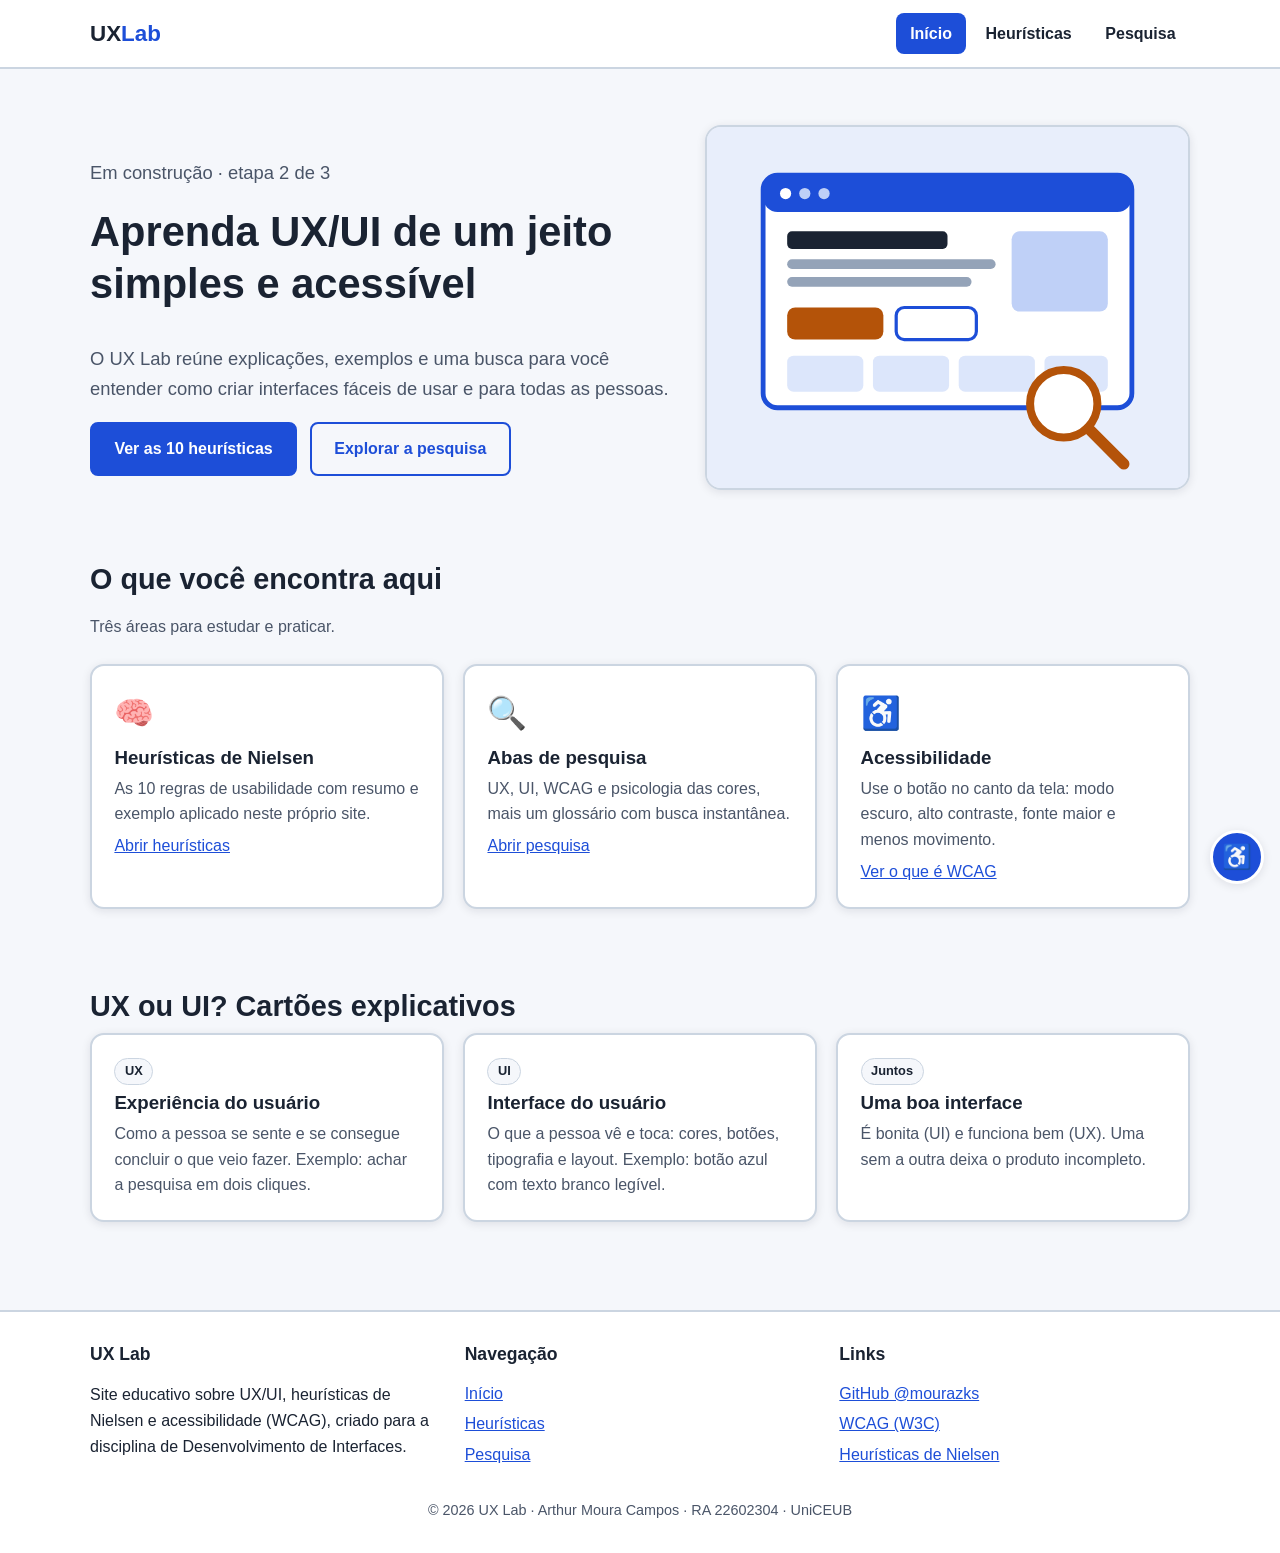
<file: index.html>
<!DOCTYPE html>
<html lang="pt-BR">
<head>
  <meta charset="UTF-8">
  <meta http-equiv="refresh" content="0; url=etapa2/">
  <title>UX Lab</title>
</head>
<body>
  <p>Abrindo a versão mais recente... <a href="etapa2/">Clique aqui se não abrir.</a></p>
</body>
</html>
</file>
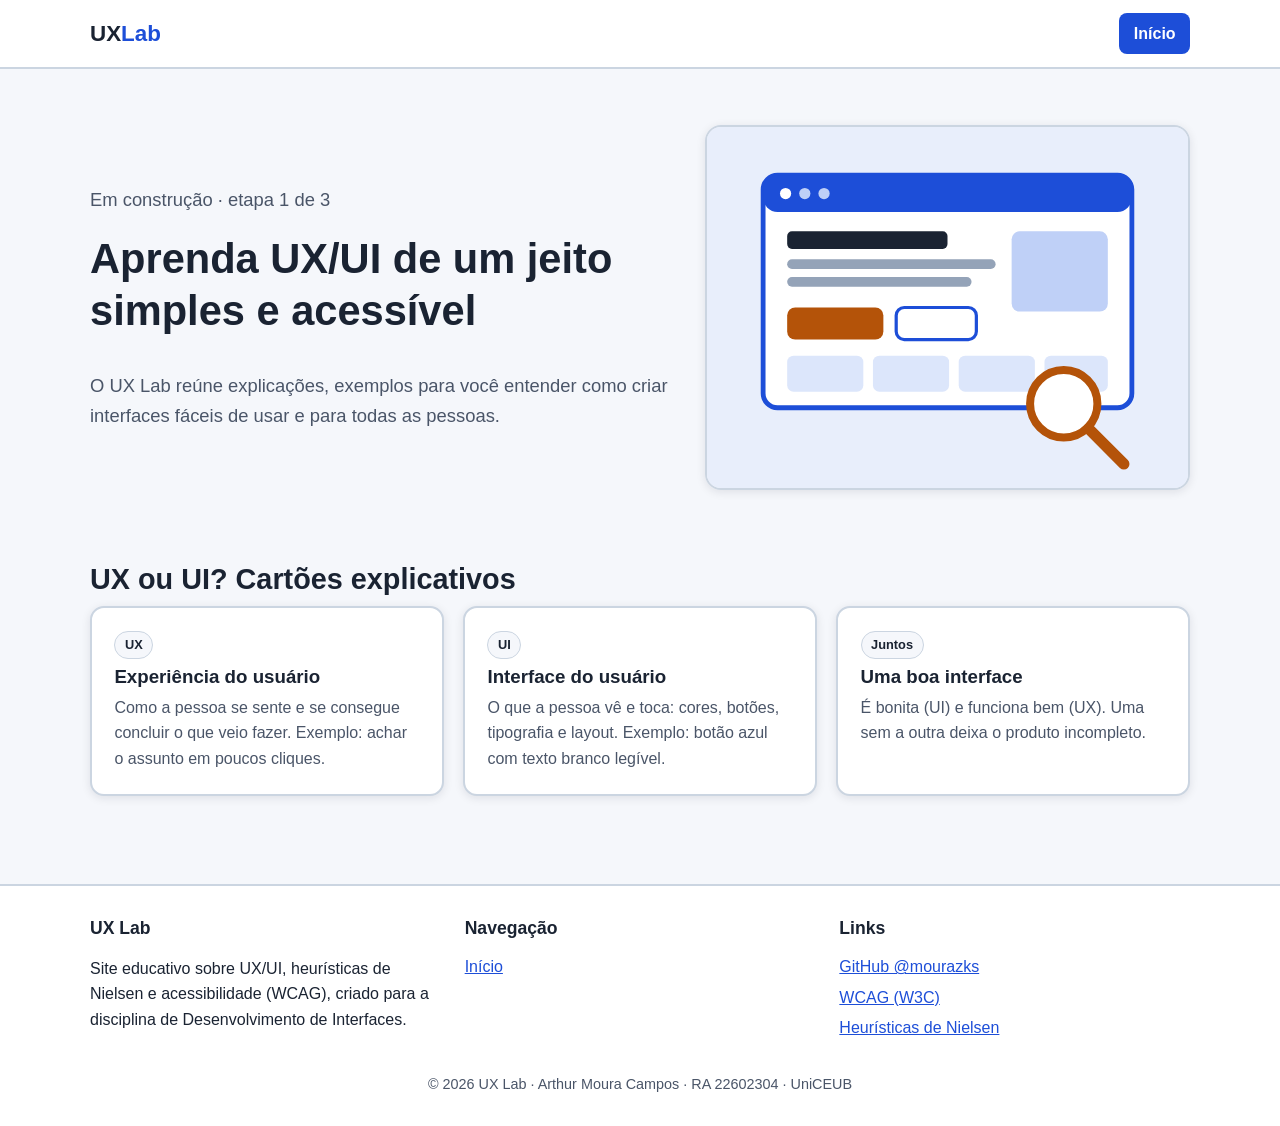
<file: etapa1/index.html>
<!DOCTYPE html>
<html lang="pt-BR">
<head>
  <meta charset="UTF-8">
  <meta name="viewport" content="width=device-width, initial-scale=1.0">
  <meta name="description" content="UX Lab: aprenda UX/UI, heurísticas de Nielsen e acessibilidade.">
  <title>Início | UX Lab</title>
  <link rel="stylesheet" href="css/style.css">
  <script>
    /* Aplica o tema salvo antes de desenhar a pagina (evita piscar) */
    try {
      var t = localStorage.getItem("tema");
      if (!t) t = window.matchMedia("(prefers-color-scheme: dark)").matches ? "dark" : "light";
      document.documentElement.setAttribute("data-theme", t);
      if (localStorage.getItem("contraste") === "high") document.documentElement.setAttribute("data-contrast", "high");
    } catch (e) {}
  </script>
</head>
<body>
  <a class="skip-link" href="#conteudo">Pular para o conteúdo</a>

  <header class="site-header">
    <div class="container header-inner">
      <a class="logo" href="index.html" aria-label="UX Lab, página inicial">UX<span>Lab</span></a>
      <button class="menu-toggle" type="button" aria-expanded="false" aria-controls="menu-principal">☰ Menu</button>
      <nav class="nav" id="menu-principal" aria-label="Menu principal">
        <ul>
          <li><a href="index.html" aria-current="page">Início</a></li>
        </ul>
      </nav>
    </div>
  </header>

  <main id="conteudo">
    <section class="hero">
      <div class="container hero-grid">
        <div>
          <p><span class="tag">Em construção · etapa 1 de 3</span></p>
          <h1>Aprenda UX/UI de um jeito simples e acessível</h1>
          <p>O UX Lab reúne explicações, exemplos para você entender como criar interfaces fáceis de usar e para todas as pessoas.</p>
          </div>
        <img class="hero-img" src="img/hero.svg" width="600" height="450" alt="Ilustração de uma tela de computador com blocos de layout, um botão e uma lupa de busca">
      </div>
    </section>

    <section class="section">
      <div class="container">
        <h2 class="section-title">UX ou UI? Cartões explicativos</h2>
        <div class="cards">
          <article class="card">
            <span class="tag">UX</span>
            <h3>Experiência do usuário</h3>
            <p>Como a pessoa se sente e se consegue concluir o que veio fazer. Exemplo: achar o assunto em poucos cliques.</p>
          </article>
          <article class="card">
            <span class="tag">UI</span>
            <h3>Interface do usuário</h3>
            <p>O que a pessoa vê e toca: cores, botões, tipografia e layout. Exemplo: botão azul com texto branco legível.</p>
          </article>
          <article class="card">
            <span class="tag">Juntos</span>
            <h3>Uma boa interface</h3>
            <p>É bonita (UI) e funciona bem (UX). Uma sem a outra deixa o produto incompleto.</p>
          </article>
        </div>
      </div>
    </section>
  </main>

  <footer class="site-footer">
    <div class="container">
      <div class="footer-grid">
        <section>
          <h2>UX Lab</h2>
          <p>Site educativo sobre UX/UI, heurísticas de Nielsen e acessibilidade (WCAG), criado para a disciplina de Desenvolvimento de Interfaces.</p>
        </section>
        <section>
          <h2>Navegação</h2>
          <ul>
            <li><a href="index.html">Início</a></li>
          </ul>
        </section>
        <section>
          <h2>Links</h2>
          <ul>
            <li><a href="https://github.com/mourazks" target="_blank" rel="noopener">GitHub @mourazks</a></li>
            <li><a href="https://www.w3.org/WAI/standards-guidelines/wcag/pt-br/" target="_blank" rel="noopener">WCAG (W3C)</a></li>
            <li><a href="https://www.nngroup.com/articles/ten-usability-heuristics/" target="_blank" rel="noopener">Heurísticas de Nielsen</a></li>
          </ul>
        </section>
      </div>
      <p class="footer-bottom">© <span id="ano">2026</span> UX Lab · Arthur Moura Campos · RA 22602304 · UniCEUB</p>
    </div>
  </footer>
</body>
</html>
</file>
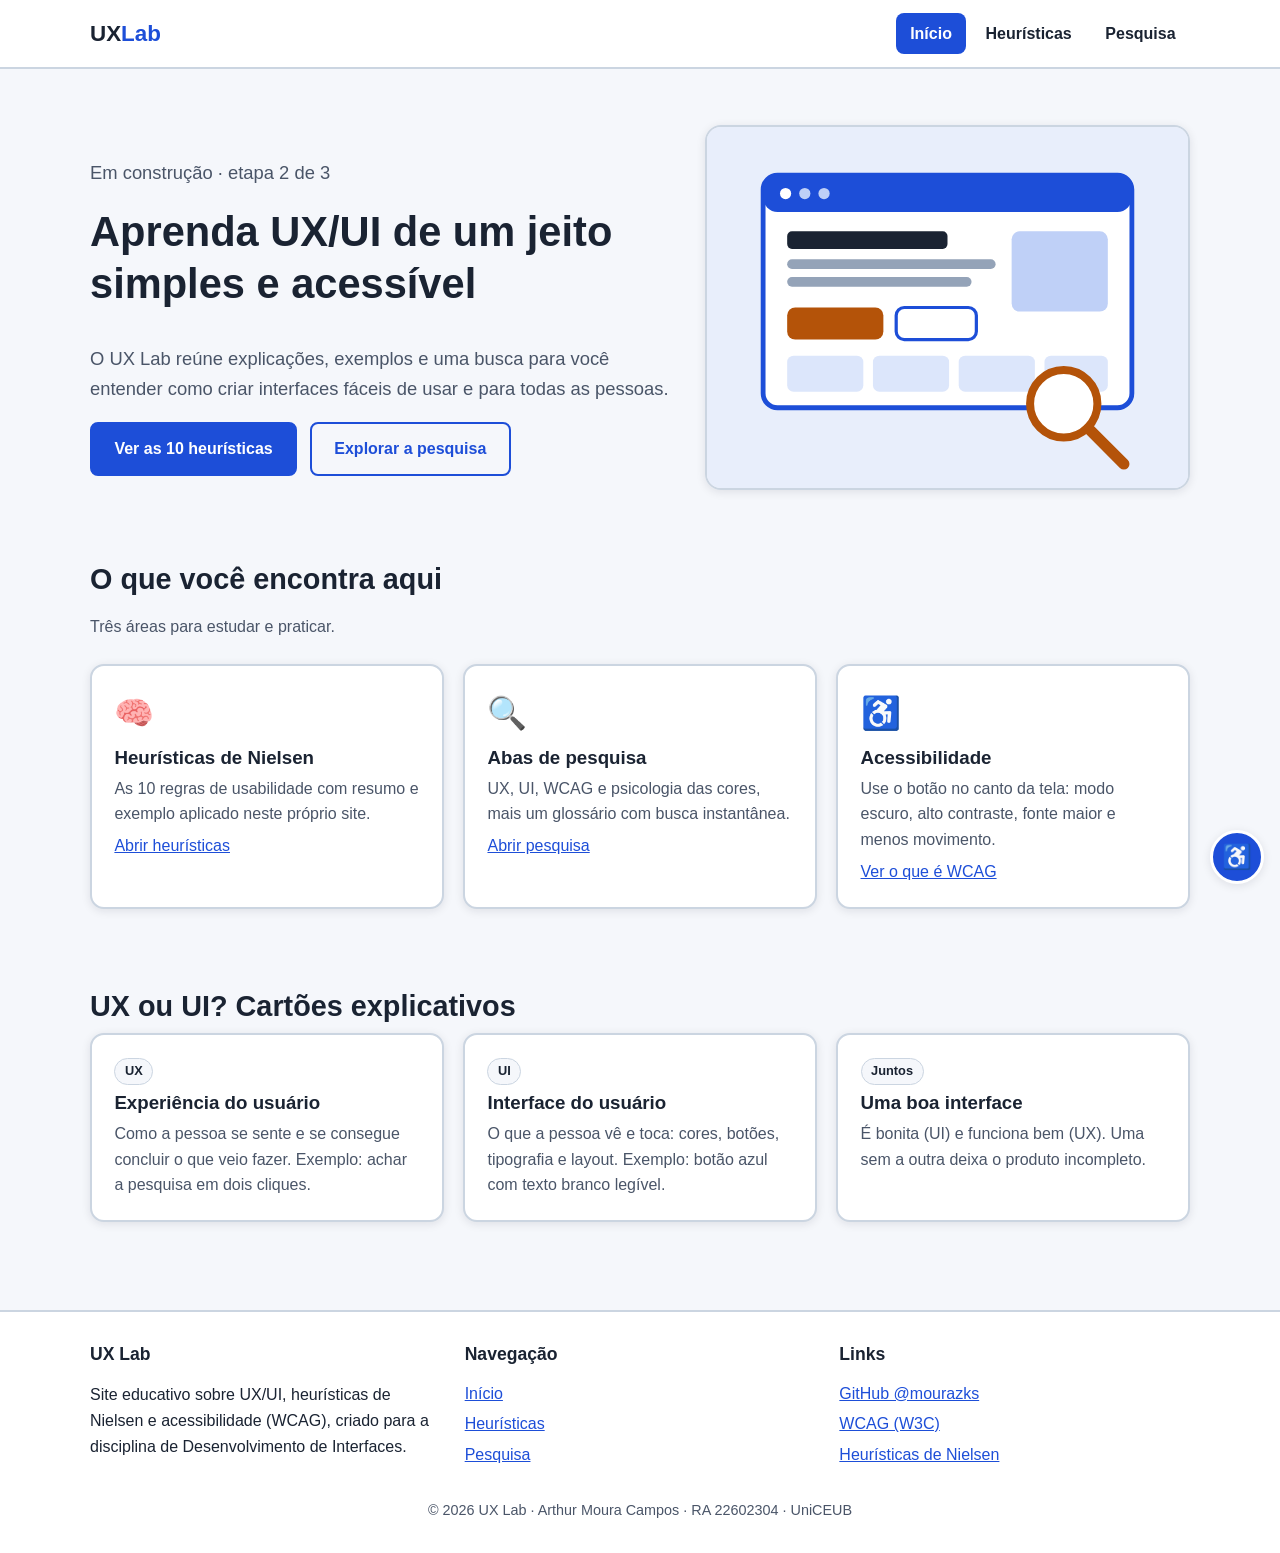
<file: etapa2/index.html>
<!DOCTYPE html>
<html lang="pt-BR">
<head>
  <meta charset="UTF-8">
  <meta name="viewport" content="width=device-width, initial-scale=1.0">
  <meta name="description" content="UX Lab: aprenda UX/UI, heurísticas de Nielsen e acessibilidade.">
  <title>Início | UX Lab</title>
  <link rel="stylesheet" href="css/style.css">
  <script>
    /* Aplica o tema salvo antes de desenhar a pagina (evita piscar) */
    try {
      var t = localStorage.getItem("tema");
      if (!t) t = window.matchMedia("(prefers-color-scheme: dark)").matches ? "dark" : "light";
      document.documentElement.setAttribute("data-theme", t);
      if (localStorage.getItem("contraste") === "high") document.documentElement.setAttribute("data-contrast", "high");
    } catch (e) {}
  </script>
</head>
<body>
  <a class="skip-link" href="#conteudo">Pular para o conteúdo</a>

  <header class="site-header">
    <div class="container header-inner">
      <a class="logo" href="index.html" aria-label="UX Lab, página inicial">UX<span>Lab</span></a>
      <button class="menu-toggle" type="button" aria-expanded="false" aria-controls="menu-principal">☰ Menu</button>
      <nav class="nav" id="menu-principal" aria-label="Menu principal">
        <ul>
          <li><a href="index.html" aria-current="page">Início</a></li>
          <li><a href="heuristicas.html">Heurísticas</a></li>
          <li><a href="pesquisa.html">Pesquisa</a></li>
        </ul>
      </nav>
    </div>
  </header>

  <main id="conteudo">
    <section class="hero">
      <div class="container hero-grid">
        <div>
          <p><span class="tag">Em construção · etapa 2 de 3</span></p>
          <h1>Aprenda UX/UI de um jeito simples e acessível</h1>
          <p>O UX Lab reúne explicações, exemplos e uma busca para você entender como criar interfaces fáceis de usar e para todas as pessoas.</p>
          <div class="hero-actions">
            <a class="btn" href="heuristicas.html">Ver as 10 heurísticas</a>
            <a class="btn btn-outline" href="pesquisa.html">Explorar a pesquisa</a>
          </div>
        </div>
        <img class="hero-img" src="img/hero.svg" width="600" height="450" alt="Ilustração de uma tela de computador com blocos de layout, um botão e uma lupa de busca">
      </div>
    </section>

    <section class="section">
      <div class="container">
        <h2 class="section-title">O que você encontra aqui</h2>
        <p class="section-sub">Três áreas para estudar e praticar.</p>
        <div class="cards">
          <article class="card">
            <div class="icon" aria-hidden="true">🧠</div>
            <h3>Heurísticas de Nielsen</h3>
            <p>As 10 regras de usabilidade com resumo e exemplo aplicado neste próprio site.</p>
            <p><a href="heuristicas.html">Abrir heurísticas</a></p>
          </article>
          <article class="card">
            <div class="icon" aria-hidden="true">🔍</div>
            <h3>Abas de pesquisa</h3>
            <p>UX, UI, WCAG e psicologia das cores, mais um glossário com busca instantânea.</p>
            <p><a href="pesquisa.html">Abrir pesquisa</a></p>
          </article>
          <article class="card">
            <div class="icon" aria-hidden="true">♿</div>
            <h3>Acessibilidade</h3>
            <p>Use o botão no canto da tela: modo escuro, alto contraste, fonte maior e menos movimento.</p>
            <p><a href="pesquisa.html#wcag">Ver o que é WCAG</a></p>
          </article>
        </div>
      </div>
    </section>

    <section class="section">
      <div class="container">
        <h2 class="section-title">UX ou UI? Cartões explicativos</h2>
        <div class="cards">
          <article class="card">
            <span class="tag">UX</span>
            <h3>Experiência do usuário</h3>
            <p>Como a pessoa se sente e se consegue concluir o que veio fazer. Exemplo: achar a pesquisa em dois cliques.</p>
          </article>
          <article class="card">
            <span class="tag">UI</span>
            <h3>Interface do usuário</h3>
            <p>O que a pessoa vê e toca: cores, botões, tipografia e layout. Exemplo: botão azul com texto branco legível.</p>
          </article>
          <article class="card">
            <span class="tag">Juntos</span>
            <h3>Uma boa interface</h3>
            <p>É bonita (UI) e funciona bem (UX). Uma sem a outra deixa o produto incompleto.</p>
          </article>
        </div>
      </div>
    </section>
  </main>

  <footer class="site-footer">
    <div class="container">
      <div class="footer-grid">
        <section>
          <h2>UX Lab</h2>
          <p>Site educativo sobre UX/UI, heurísticas de Nielsen e acessibilidade (WCAG), criado para a disciplina de Desenvolvimento de Interfaces.</p>
        </section>
        <section>
          <h2>Navegação</h2>
          <ul>
            <li><a href="index.html">Início</a></li>
            <li><a href="heuristicas.html">Heurísticas</a></li>
            <li><a href="pesquisa.html">Pesquisa</a></li>
          </ul>
        </section>
        <section>
          <h2>Links</h2>
          <ul>
            <li><a href="https://github.com/mourazks" target="_blank" rel="noopener">GitHub @mourazks</a></li>
            <li><a href="https://www.w3.org/WAI/standards-guidelines/wcag/pt-br/" target="_blank" rel="noopener">WCAG (W3C)</a></li>
            <li><a href="https://www.nngroup.com/articles/ten-usability-heuristics/" target="_blank" rel="noopener">Heurísticas de Nielsen</a></li>
          </ul>
        </section>
      </div>
      <p class="footer-bottom">© <span id="ano">2026</span> UX Lab · Arthur Moura Campos · RA 22602304 · UniCEUB</p>
    </div>
  </footer>

  <script src="js/dados.js"></script>
  <script src="js/main.js"></script>
</body>
</html>
</file>
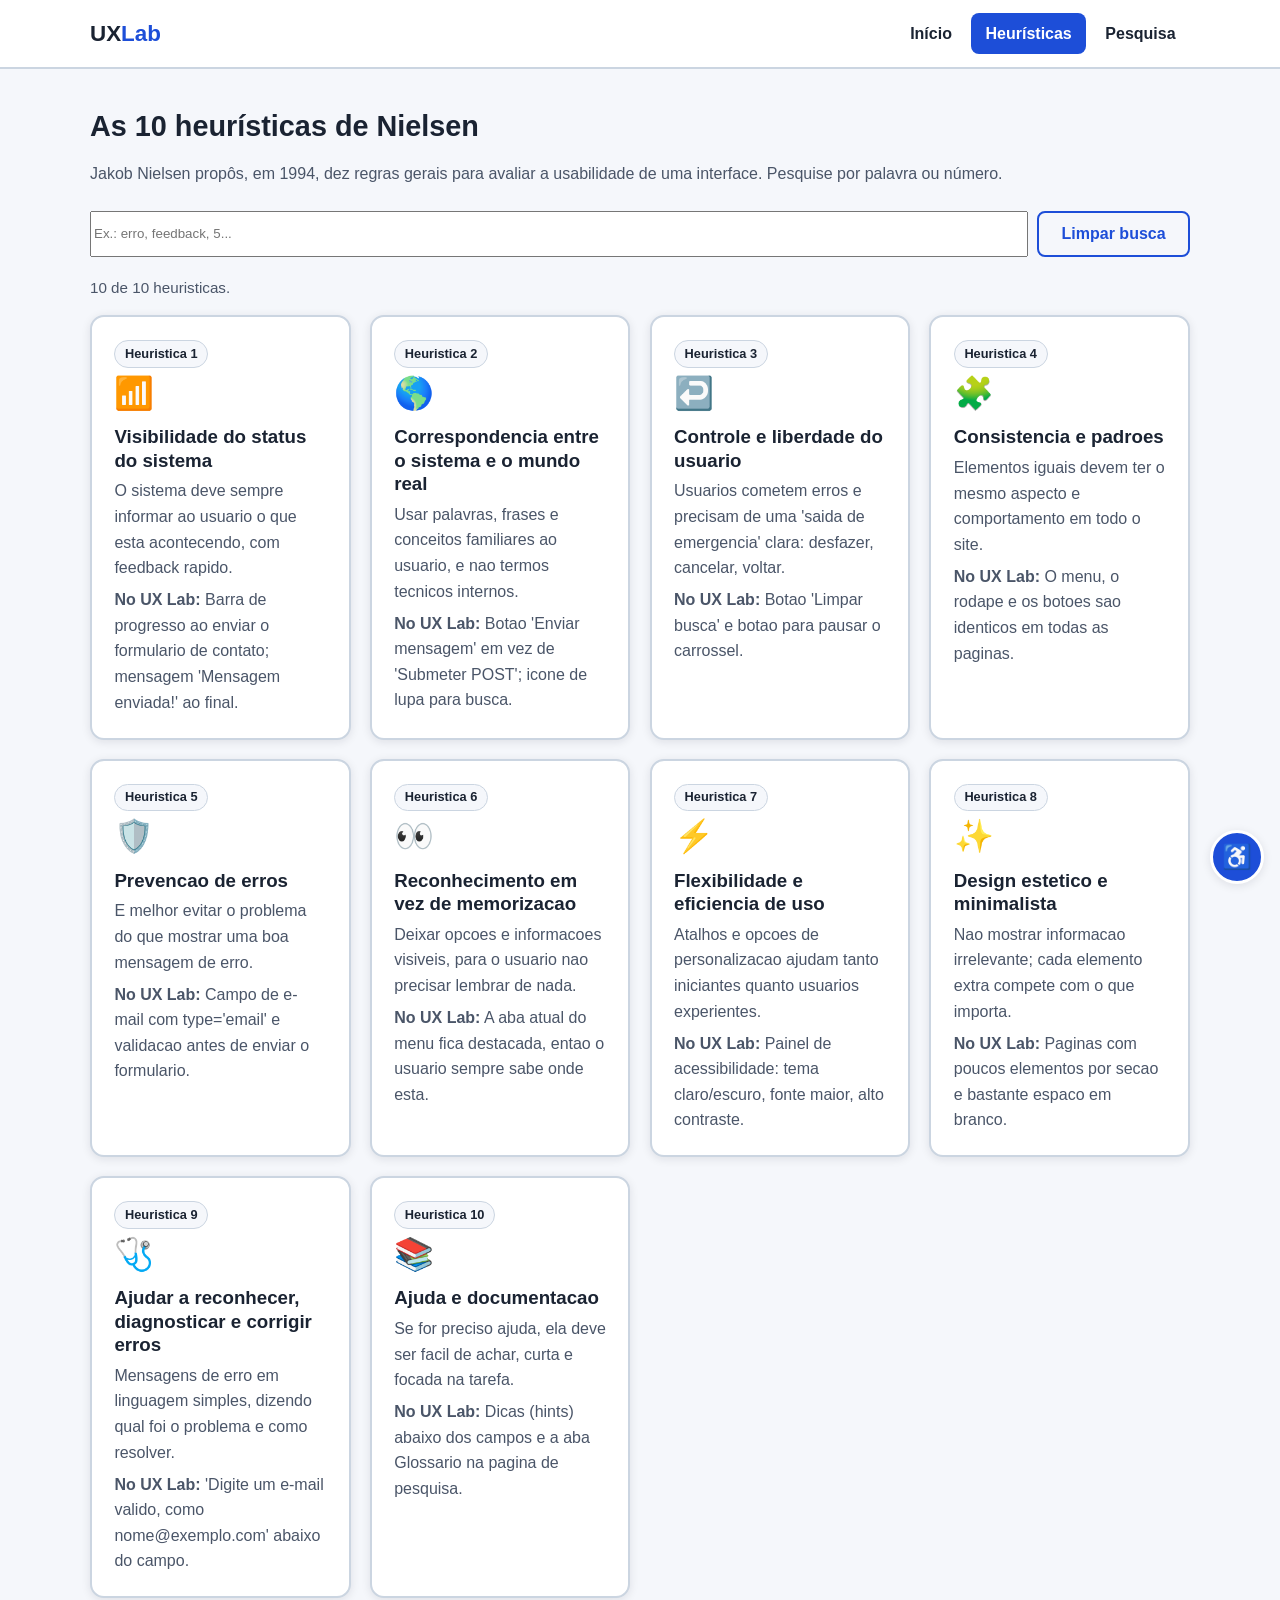
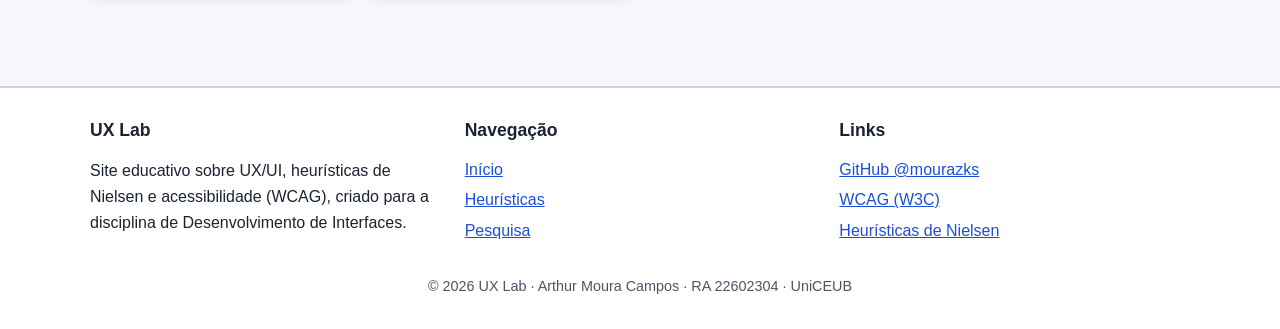
<file: heuristicas.html>
<!DOCTYPE html>
<html lang="pt-BR">
<head>
  <meta charset="UTF-8">
  <meta name="viewport" content="width=device-width, initial-scale=1.0">
  <meta name="description" content="As 10 heurísticas de usabilidade de Nielsen com busca.">
  <title>Heurísticas de Nielsen | UX Lab</title>
  <link rel="stylesheet" href="css/style.css">
  <script>
    /* Aplica o tema salvo antes de desenhar a pagina (evita piscar) */
    try {
      var t = localStorage.getItem("tema");
      if (!t) t = window.matchMedia("(prefers-color-scheme: dark)").matches ? "dark" : "light";
      document.documentElement.setAttribute("data-theme", t);
      if (localStorage.getItem("contraste") === "high") document.documentElement.setAttribute("data-contrast", "high");
    } catch (e) {}
  </script>
</head>
<body>
  <a class="skip-link" href="#conteudo">Pular para o conteúdo</a>

  <header class="site-header">
    <div class="container header-inner">
      <a class="logo" href="index.html" aria-label="UX Lab, página inicial">UX<span>Lab</span></a>
      <button class="menu-toggle" type="button" aria-expanded="false" aria-controls="menu-principal">☰ Menu</button>
      <nav class="nav" id="menu-principal" aria-label="Menu principal">
        <ul>
          <li><a href="index.html">Início</a></li>
          <li><a href="heuristicas.html" aria-current="page">Heurísticas</a></li>
          <li><a href="pesquisa.html">Pesquisa</a></li>
        </ul>
      </nav>
    </div>
  </header>

  <main id="conteudo">
    <section class="section">
      <div class="container">
        <h1 class="section-title">As 10 heurísticas de Nielsen</h1>
        <p class="section-sub">Jakob Nielsen propôs, em 1994, dez regras gerais para avaliar a usabilidade de uma interface. Pesquise por palavra ou número.</p>
        <div class="search-box" role="search">
          <label for="busca-heuristicas" class="sr-only">Buscar heurísticas</label>
          <input type="search" id="busca-heuristicas" placeholder="Ex.: erro, feedback, 5..." autocomplete="off">
          <button class="btn btn-outline" type="button" id="limpar-heuristicas">Limpar busca</button>
        </div>
        <p class="result-count" id="contador-heuristicas" role="status" aria-live="polite"></p>
        <div class="cards" id="lista-heuristicas"></div>
      </div>
    </section>
  </main>

  <footer class="site-footer">
    <div class="container">
      <div class="footer-grid">
        <section>
          <h2>UX Lab</h2>
          <p>Site educativo sobre UX/UI, heurísticas de Nielsen e acessibilidade (WCAG), criado para a disciplina de Desenvolvimento de Interfaces.</p>
        </section>
        <section>
          <h2>Navegação</h2>
          <ul>
            <li><a href="index.html">Início</a></li>
            <li><a href="heuristicas.html">Heurísticas</a></li>
            <li><a href="pesquisa.html">Pesquisa</a></li>
          </ul>
        </section>
        <section>
          <h2>Links</h2>
          <ul>
            <li><a href="https://github.com/mourazks" target="_blank" rel="noopener">GitHub @mourazks</a></li>
            <li><a href="https://www.w3.org/WAI/standards-guidelines/wcag/pt-br/" target="_blank" rel="noopener">WCAG (W3C)</a></li>
            <li><a href="https://www.nngroup.com/articles/ten-usability-heuristics/" target="_blank" rel="noopener">Heurísticas de Nielsen</a></li>
          </ul>
        </section>
      </div>
      <p class="footer-bottom">© <span id="ano">2026</span> UX Lab · Arthur Moura Campos · RA 22602304 · UniCEUB</p>
    </div>
  </footer>

  <script src="js/dados.js"></script>
  <script src="js/main.js"></script>
</body>
</html>
</file>
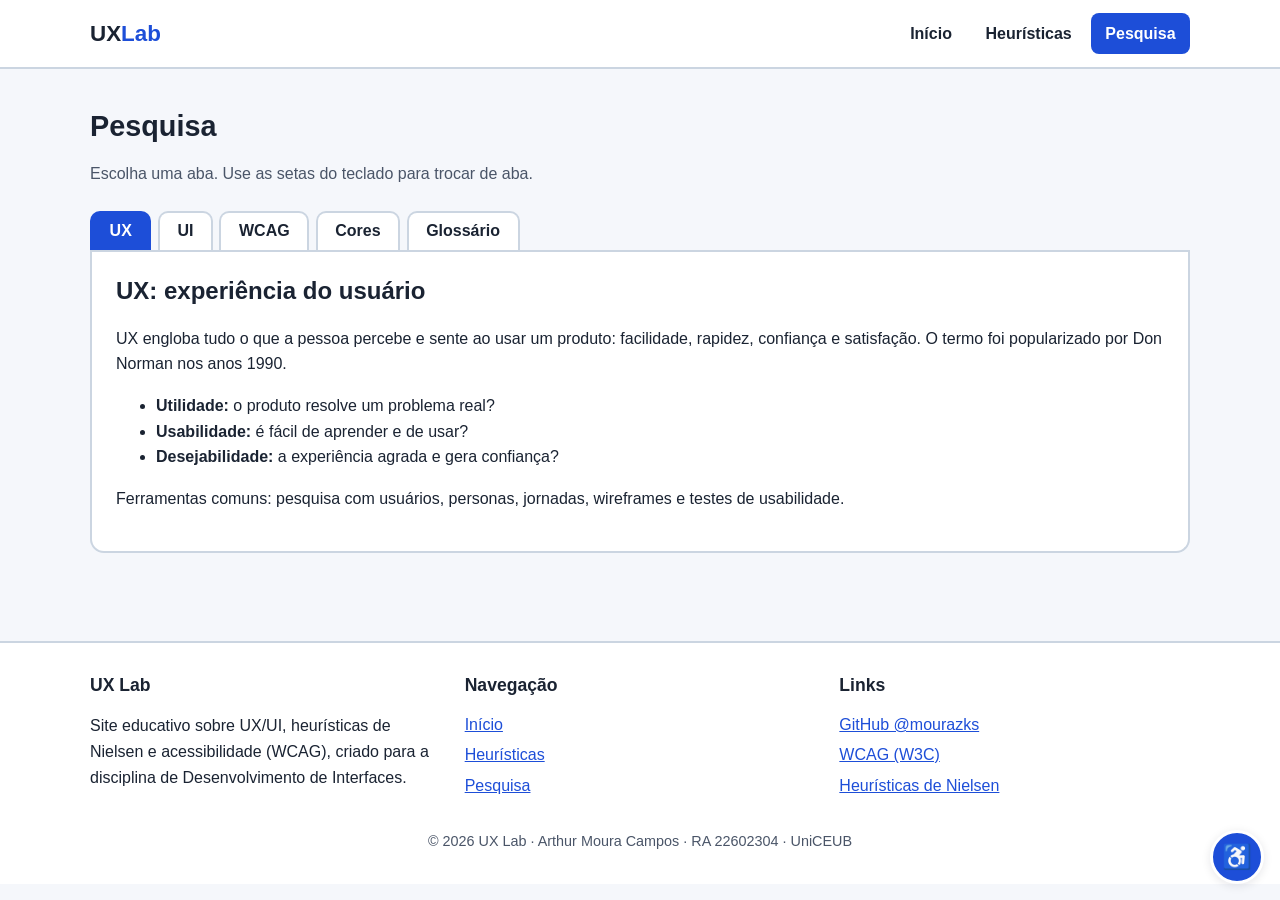
<file: pesquisa.html>
<!DOCTYPE html>
<html lang="pt-BR">
<head>
  <meta charset="UTF-8">
  <meta name="viewport" content="width=device-width, initial-scale=1.0">
  <meta name="description" content="Abas de pesquisa sobre UX, UI, WCAG, cores e glossário com busca.">
  <title>Pesquisa | UX Lab</title>
  <link rel="stylesheet" href="css/style.css">
  <script>
    /* Aplica o tema salvo antes de desenhar a pagina (evita piscar) */
    try {
      var t = localStorage.getItem("tema");
      if (!t) t = window.matchMedia("(prefers-color-scheme: dark)").matches ? "dark" : "light";
      document.documentElement.setAttribute("data-theme", t);
      if (localStorage.getItem("contraste") === "high") document.documentElement.setAttribute("data-contrast", "high");
    } catch (e) {}
  </script>
</head>
<body>
  <a class="skip-link" href="#conteudo">Pular para o conteúdo</a>

  <header class="site-header">
    <div class="container header-inner">
      <a class="logo" href="index.html" aria-label="UX Lab, página inicial">UX<span>Lab</span></a>
      <button class="menu-toggle" type="button" aria-expanded="false" aria-controls="menu-principal">☰ Menu</button>
      <nav class="nav" id="menu-principal" aria-label="Menu principal">
        <ul>
          <li><a href="index.html">Início</a></li>
          <li><a href="heuristicas.html">Heurísticas</a></li>
          <li><a href="pesquisa.html" aria-current="page">Pesquisa</a></li>
        </ul>
      </nav>
    </div>
  </header>

  <main id="conteudo">
    <section class="section">
      <div class="container">
        <h1 class="section-title">Pesquisa</h1>
        <p class="section-sub">Escolha uma aba. Use as setas do teclado para trocar de aba.</p>

        <div class="tabs">
          <div class="tabs-list" role="tablist" aria-label="Tópicos de pesquisa">
            <button class="tab-btn" role="tab" id="aba-ux" aria-controls="painel-ux" aria-selected="true">UX</button>
            <button class="tab-btn" role="tab" id="aba-ui" aria-controls="painel-ui" aria-selected="false" tabindex="-1">UI</button>
            <button class="tab-btn" role="tab" id="aba-wcag" aria-controls="painel-wcag" aria-selected="false" tabindex="-1">WCAG</button>
            <button class="tab-btn" role="tab" id="aba-cores" aria-controls="painel-cores" aria-selected="false" tabindex="-1">Cores</button>
            <button class="tab-btn" role="tab" id="aba-glossario" aria-controls="painel-glossario" aria-selected="false" tabindex="-1">Glossário</button>
          </div>

          <div class="tab-panel" role="tabpanel" id="painel-ux" aria-labelledby="aba-ux">
            <h2>UX: experiência do usuário</h2>
            <p>UX engloba tudo o que a pessoa percebe e sente ao usar um produto: facilidade, rapidez, confiança e satisfação. O termo foi popularizado por Don Norman nos anos 1990.</p>
            <ul>
              <li><strong>Utilidade:</strong> o produto resolve um problema real?</li>
              <li><strong>Usabilidade:</strong> é fácil de aprender e de usar?</li>
              <li><strong>Desejabilidade:</strong> a experiência agrada e gera confiança?</li>
            </ul>
            <p>Ferramentas comuns: pesquisa com usuários, personas, jornadas, wireframes e testes de usabilidade.</p>
          </div>

          <div class="tab-panel" role="tabpanel" id="painel-ui" aria-labelledby="aba-ui" hidden>
            <h2>UI: interface do usuário</h2>
            <p>UI é a camada visual e interativa: layout, cores, tipografia, ícones, botões e estados (normal, foco, erro). Uma boa UI guia o olhar e deixa as ações óbvias.</p>
            <ul>
              <li><strong>Hierarquia visual:</strong> o mais importante aparece em destaque.</li>
              <li><strong>Consistência:</strong> elementos iguais se comportam igual.</li>
              <li><strong>Feedback:</strong> toda ação recebe uma resposta visível.</li>
            </ul>
          </div>

          <div class="tab-panel" role="tabpanel" id="painel-wcag" aria-labelledby="aba-wcag" hidden>
            <h2>WCAG: acessibilidade na web</h2>
            <p>As Web Content Accessibility Guidelines, do W3C, organizam a acessibilidade em quatro princípios, conhecidos como POUR:</p>
            <div class="cards">
              <article class="card"><h3>Perceptível</h3><p>A informação pode ser percebida: texto alternativo em imagens, bom contraste.</p></article>
              <article class="card"><h3>Operável</h3><p>Dá para usar só com teclado, com foco visível e sem pressa excessiva.</p></article>
              <article class="card"><h3>Compreensível</h3><p>Textos claros, navegação previsível, erros explicados.</p></article>
              <article class="card"><h3>Robusto</h3><p>Funciona com leitores de tela e tecnologias assistivas (HTML semântico, ARIA).</p></article>
            </div>
            <p>Os níveis de conformidade são A, AA e AAA. Este site busca o nível AA: contraste mínimo de 4,5:1 para texto normal e 3:1 para texto grande e componentes de interface.</p>
          </div>

          <div class="tab-panel" role="tabpanel" id="painel-cores" aria-labelledby="aba-cores" hidden>
            <h2>Psicologia das cores</h2>
            <div class="cards">
              <article class="card"><h3>Azul</h3><p>Confiança, calma e segurança. É a cor principal do UX Lab, com ar profissional e de estudo.</p></article>
              <article class="card"><h3>Âmbar</h3><p>Energia e atenção. Usado nos destaques sem agredir os olhos.</p></article>
              <article class="card"><h3>Verde</h3><p>Sucesso e progresso. Aparece quando uma ação dá certo.</p></article>
              <article class="card"><h3>Cinza e branco</h3><p>Neutralidade e respiro visual, para o conteúdo ser o foco.</p></article>
            </div>
            <p>Cor nunca deve ser o único meio de informar algo (WCAG 1.4.1): erros também têm texto, não só vermelho.</p>
          </div>

          <div class="tab-panel" role="tabpanel" id="painel-glossario" aria-labelledby="aba-glossario" hidden>
            <h2>Glossário com busca</h2>
            <div class="search-box" role="search">
              <label for="busca-glossario" class="sr-only">Buscar no glossário</label>
              <input type="search" id="busca-glossario" placeholder="Ex.: contraste, persona, UX..." autocomplete="off">
              <button class="btn btn-outline" type="button" id="limpar-glossario">Limpar busca</button>
            </div>
            <p class="result-count" id="contador-glossario" role="status" aria-live="polite"></p>
            <div class="cards" id="lista-glossario"></div>
          </div>
        </div>
      </div>
    </section>
  </main>

  <footer class="site-footer">
    <div class="container">
      <div class="footer-grid">
        <section>
          <h2>UX Lab</h2>
          <p>Site educativo sobre UX/UI, heurísticas de Nielsen e acessibilidade (WCAG), criado para a disciplina de Desenvolvimento de Interfaces.</p>
        </section>
        <section>
          <h2>Navegação</h2>
          <ul>
            <li><a href="index.html">Início</a></li>
            <li><a href="heuristicas.html">Heurísticas</a></li>
            <li><a href="pesquisa.html">Pesquisa</a></li>
          </ul>
        </section>
        <section>
          <h2>Links</h2>
          <ul>
            <li><a href="https://github.com/mourazks" target="_blank" rel="noopener">GitHub @mourazks</a></li>
            <li><a href="https://www.w3.org/WAI/standards-guidelines/wcag/pt-br/" target="_blank" rel="noopener">WCAG (W3C)</a></li>
            <li><a href="https://www.nngroup.com/articles/ten-usability-heuristics/" target="_blank" rel="noopener">Heurísticas de Nielsen</a></li>
          </ul>
        </section>
      </div>
      <p class="footer-bottom">© <span id="ano">2026</span> UX Lab · Arthur Moura Campos · RA 22602304 · UniCEUB</p>
    </div>
  </footer>

  <script src="js/dados.js"></script>
  <script src="js/main.js"></script>
</body>
</html>
</file>
<file: etapa1/css/style.css>
/* =====================================================
   UX Lab - Projeto Final de Desenvolvimento de Interfaces
   Autor: Arthur Moura Campos - RA 22602304
   Arquivo: css/style.css
   ===================================================== */

/* ---------- 1. VARIAVEIS DE COR (paleta) ---------- */
/* Tema claro (padrao) */
:root {
  --bg: #F5F7FB;
  --surface: #FFFFFF;
  --text: #1A2332;
  --muted: #4A5568;
  --primary: #1D4ED8;       /* azul: confianca e seguranca */
  --primary-text: #FFFFFF;  /* texto sobre botoes primarios */
  --accent: #B45309;        /* ambar escuro: energia e atencao */
  --success: #15803D;       /* verde: sucesso */
  --border: #CBD5E1;
  --field-border: #64748B;  /* borda de campos: contraste >= 3:1 (WCAG 1.4.11) */
  --focus: #7C3AED;         /* roxo: anel de foco bem visivel */
  --shadow: 0 2px 10px rgba(15, 23, 42, 0.10);
  --font-size-base: 100%;
}

/* Tema escuro (ativado pelo JS com data-theme="dark") */
[data-theme="dark"] {
  --bg: #0B1220;
  --surface: #131C2E;
  --text: #E8EEF7;
  --muted: #A9B8CC;
  --primary: #7AA2FF;
  --primary-text: #0B1220;
  --accent: #FBBF24;
  --success: #4ADE80;
  --border: #2B3A55;
  --field-border: #8196B6;
  --focus: #C4B5FD;
  --shadow: 0 2px 10px rgba(0, 0, 0, 0.5);
}

/* Alto contraste (ativado pelo JS com data-contrast="high") */
[data-contrast="high"] {
  --bg: #000000;
  --surface: #000000;
  --text: #FFFFFF;
  --muted: #FFFFFF;
  --primary: #FFFF00;
  --primary-text: #000000;
  --accent: #00FFFF;
  --success: #00FF00;
  --border: #FFFFFF;
  --field-border: #FFFFFF;
  --focus: #FF9500;
  --shadow: none;
}

/* ---------- 2. BASE ---------- */
* { box-sizing: border-box; }

html { font-size: var(--font-size-base); scroll-behavior: smooth; }

body {
  margin: 0;
  font-family: "Segoe UI", Roboto, Arial, sans-serif;
  line-height: 1.6;
  background: var(--bg);
  color: var(--text);
  transition: background 0.3s, color 0.3s;
}

h1, h2, h3 { line-height: 1.25; margin-top: 0; }
a { color: var(--primary); }
img { max-width: 100%; height: auto; display: block; }

.container { width: min(1100px, 92%); margin: 0 auto; }
.section { padding: 2.5rem 0; }
.section-title { font-size: 1.8rem; margin-bottom: 0.5rem; }
.section-sub { color: var(--muted); margin-bottom: 1.5rem; }

/* Foco visivel para quem navega pelo teclado (WCAG 2.4.7) */
:focus-visible {
  outline: 3px solid var(--focus);
  outline-offset: 3px;
  border-radius: 4px;
}

/* Link "pular para o conteudo" (WCAG 2.4.1) */
.skip-link {
  position: absolute; left: -999px; top: 0;
  background: var(--primary); color: var(--primary-text);
  padding: 0.6rem 1rem; z-index: 200;
}
.skip-link:focus { left: 0; }

/* Texto so para leitores de tela */
.sr-only {
  position: absolute; width: 1px; height: 1px; overflow: hidden;
  clip: rect(0 0 0 0); white-space: nowrap;
}

/* ---------- 3. CABECALHO E MENU ---------- */
.site-header {
  background: var(--surface);
  border-bottom: 2px solid var(--border);
  position: sticky; top: 0; z-index: 100;
}
.header-inner {
  display: flex; align-items: center; justify-content: space-between;
  gap: 1rem; padding: 0.8rem 0; flex-wrap: wrap;
}
.logo { font-weight: 800; font-size: 1.4rem; text-decoration: none; color: var(--text); }
.logo span { color: var(--primary); }

.nav ul { list-style: none; display: flex; gap: 0.3rem; margin: 0; padding: 0; flex-wrap: wrap; }
.nav a {
  display: block; padding: 0.5rem 0.9rem; border-radius: 8px;
  text-decoration: none; color: var(--text); font-weight: 600;
}
.nav a:hover { background: var(--bg); }
.nav a[aria-current="page"] { background: var(--primary); color: var(--primary-text); }

.menu-toggle {
  display: none; background: var(--surface); color: var(--text);
  border: 2px solid var(--border); border-radius: 8px;
  padding: 0.5rem 0.9rem; font-size: 1rem; cursor: pointer;
}

/* ---------- 4. BOTOES ---------- */
.btn {
  display: inline-block; padding: 0.75rem 1.4rem; border-radius: 8px;
  border: 2px solid var(--primary); background: var(--primary);
  color: var(--primary-text); font-weight: 700; font-size: 1rem;
  text-decoration: none; cursor: pointer;
  transition: transform 0.15s, box-shadow 0.15s;
}
.btn:hover { transform: translateY(-2px); box-shadow: var(--shadow); }
.btn-outline { background: transparent; color: var(--primary); }

/* ---------- 5. HERO ---------- */
.hero { padding: 3.5rem 0 2rem; }
.hero-grid { display: grid; grid-template-columns: 1.2fr 1fr; gap: 2rem; align-items: center; }
.hero h1 { font-size: 2.6rem; }
.hero p { font-size: 1.15rem; color: var(--muted); }
.hero-actions { display: flex; gap: 0.8rem; flex-wrap: wrap; margin-top: 1.2rem; }
.hero-img { border-radius: 16px; box-shadow: var(--shadow); border: 2px solid var(--border); }

/* ---------- 6. CARTOES ---------- */
.cards { display: grid; grid-template-columns: repeat(auto-fit, minmax(250px, 1fr)); gap: 1.2rem; }
.card {
  background: var(--surface); border: 2px solid var(--border);
  border-radius: 14px; padding: 1.4rem; box-shadow: var(--shadow);
  transition: transform 0.2s;
}
.card:hover { transform: translateY(-4px); }
.card .icon { font-size: 2rem; }
.card h3 { margin: 0.4rem 0; }
.card p { color: var(--muted); margin: 0.4rem 0 0; }
.card .tag {
  display: inline-block; font-size: 0.8rem; font-weight: 700;
  background: var(--bg); border: 1px solid var(--border);
  padding: 0.15rem 0.6rem; border-radius: 999px; color: var(--text);
}

/* ---------- 11. RODAPE ---------- */
.site-footer {
  background: var(--surface); border-top: 2px solid var(--border);
  margin-top: 3rem; padding: 2rem 0 1rem;
}
.footer-grid { display: grid; grid-template-columns: repeat(auto-fit, minmax(220px, 1fr)); gap: 1.5rem; }
.footer-grid h2 { font-size: 1.1rem; }
.footer-grid ul { list-style: none; padding: 0; margin: 0; }
.footer-grid li { margin-bottom: 0.3rem; }
.footer-bottom { margin-top: 1.5rem; color: var(--muted); font-size: 0.9rem; text-align: center; }

/* ---------- 13. RESPONSIVO ---------- */
@media (max-width: 800px) {
  .hero-grid, .two-cols { grid-template-columns: 1fr; }
  .hero h1 { font-size: 2rem; }
}
</file>
<file: etapa2/css/style.css>
/* =====================================================
   UX Lab - Projeto Final de Desenvolvimento de Interfaces
   Autor: Arthur Moura Campos - RA 22602304
   Arquivo: css/style.css
   ===================================================== */

/* ---------- 1. VARIAVEIS DE COR (paleta) ---------- */
/* Tema claro (padrao) */
:root {
  --bg: #F5F7FB;
  --surface: #FFFFFF;
  --text: #1A2332;
  --muted: #4A5568;
  --primary: #1D4ED8;       /* azul: confianca e seguranca */
  --primary-text: #FFFFFF;  /* texto sobre botoes primarios */
  --accent: #B45309;        /* ambar escuro: energia e atencao */
  --success: #15803D;       /* verde: sucesso */
  --border: #CBD5E1;
  --field-border: #64748B;  /* borda de campos: contraste >= 3:1 (WCAG 1.4.11) */
  --focus: #7C3AED;         /* roxo: anel de foco bem visivel */
  --shadow: 0 2px 10px rgba(15, 23, 42, 0.10);
  --font-size-base: 100%;
}

/* Tema escuro (ativado pelo JS com data-theme="dark") */
[data-theme="dark"] {
  --bg: #0B1220;
  --surface: #131C2E;
  --text: #E8EEF7;
  --muted: #A9B8CC;
  --primary: #7AA2FF;
  --primary-text: #0B1220;
  --accent: #FBBF24;
  --success: #4ADE80;
  --border: #2B3A55;
  --field-border: #8196B6;
  --focus: #C4B5FD;
  --shadow: 0 2px 10px rgba(0, 0, 0, 0.5);
}

/* Alto contraste (ativado pelo JS com data-contrast="high") */
[data-contrast="high"] {
  --bg: #000000;
  --surface: #000000;
  --text: #FFFFFF;
  --muted: #FFFFFF;
  --primary: #FFFF00;
  --primary-text: #000000;
  --accent: #00FFFF;
  --success: #00FF00;
  --border: #FFFFFF;
  --field-border: #FFFFFF;
  --focus: #FF9500;
  --shadow: none;
}

/* ---------- 2. BASE ---------- */
* { box-sizing: border-box; }

html { font-size: var(--font-size-base); scroll-behavior: smooth; }

body {
  margin: 0;
  font-family: "Segoe UI", Roboto, Arial, sans-serif;
  line-height: 1.6;
  background: var(--bg);
  color: var(--text);
  transition: background 0.3s, color 0.3s;
}

h1, h2, h3 { line-height: 1.25; margin-top: 0; }
a { color: var(--primary); }
img { max-width: 100%; height: auto; display: block; }

.container { width: min(1100px, 92%); margin: 0 auto; }
.section { padding: 2.5rem 0; }
.section-title { font-size: 1.8rem; margin-bottom: 0.5rem; }
.section-sub { color: var(--muted); margin-bottom: 1.5rem; }

/* Foco visivel para quem navega pelo teclado (WCAG 2.4.7) */
:focus-visible {
  outline: 3px solid var(--focus);
  outline-offset: 3px;
  border-radius: 4px;
}

/* Link "pular para o conteudo" (WCAG 2.4.1) */
.skip-link {
  position: absolute; left: -999px; top: 0;
  background: var(--primary); color: var(--primary-text);
  padding: 0.6rem 1rem; z-index: 200;
}
.skip-link:focus { left: 0; }

/* Texto so para leitores de tela */
.sr-only {
  position: absolute; width: 1px; height: 1px; overflow: hidden;
  clip: rect(0 0 0 0); white-space: nowrap;
}

/* ---------- 3. CABECALHO E MENU ---------- */
.site-header {
  background: var(--surface);
  border-bottom: 2px solid var(--border);
  position: sticky; top: 0; z-index: 100;
}
.header-inner {
  display: flex; align-items: center; justify-content: space-between;
  gap: 1rem; padding: 0.8rem 0; flex-wrap: wrap;
}
.logo { font-weight: 800; font-size: 1.4rem; text-decoration: none; color: var(--text); }
.logo span { color: var(--primary); }

.nav ul { list-style: none; display: flex; gap: 0.3rem; margin: 0; padding: 0; flex-wrap: wrap; }
.nav a {
  display: block; padding: 0.5rem 0.9rem; border-radius: 8px;
  text-decoration: none; color: var(--text); font-weight: 600;
}
.nav a:hover { background: var(--bg); }
.nav a[aria-current="page"] { background: var(--primary); color: var(--primary-text); }

.menu-toggle {
  display: none; background: var(--surface); color: var(--text);
  border: 2px solid var(--border); border-radius: 8px;
  padding: 0.5rem 0.9rem; font-size: 1rem; cursor: pointer;
}

/* ---------- 4. BOTOES ---------- */
.btn {
  display: inline-block; padding: 0.75rem 1.4rem; border-radius: 8px;
  border: 2px solid var(--primary); background: var(--primary);
  color: var(--primary-text); font-weight: 700; font-size: 1rem;
  text-decoration: none; cursor: pointer;
  transition: transform 0.15s, box-shadow 0.15s;
}
.btn:hover { transform: translateY(-2px); box-shadow: var(--shadow); }
.btn-outline { background: transparent; color: var(--primary); }

/* ---------- 5. HERO ---------- */
.hero { padding: 3.5rem 0 2rem; }
.hero-grid { display: grid; grid-template-columns: 1.2fr 1fr; gap: 2rem; align-items: center; }
.hero h1 { font-size: 2.6rem; }
.hero p { font-size: 1.15rem; color: var(--muted); }
.hero-actions { display: flex; gap: 0.8rem; flex-wrap: wrap; margin-top: 1.2rem; }
.hero-img { border-radius: 16px; box-shadow: var(--shadow); border: 2px solid var(--border); }

/* ---------- 6. CARTOES ---------- */
.cards { display: grid; grid-template-columns: repeat(auto-fit, minmax(250px, 1fr)); gap: 1.2rem; }
.card {
  background: var(--surface); border: 2px solid var(--border);
  border-radius: 14px; padding: 1.4rem; box-shadow: var(--shadow);
  transition: transform 0.2s;
}
.card:hover { transform: translateY(-4px); }
.card .icon { font-size: 2rem; }
.card h3 { margin: 0.4rem 0; }
.card p { color: var(--muted); margin: 0.4rem 0 0; }
.card .tag {
  display: inline-block; font-size: 0.8rem; font-weight: 700;
  background: var(--bg); border: 1px solid var(--border);
  padding: 0.15rem 0.6rem; border-radius: 999px; color: var(--text);
}

/* ---------- 8. ABAS ---------- */
.tabs-list { display: flex; gap: 0.4rem; flex-wrap: wrap; border-bottom: 2px solid var(--border); }
.tab-btn {
  background: var(--surface); color: var(--text);
  border: 2px solid var(--border); border-bottom: none;
  border-radius: 10px 10px 0 0; padding: 0.6rem 1.1rem;
  font-size: 1rem; font-weight: 600; cursor: pointer;
}
.tab-btn[aria-selected="true"] { background: var(--primary); color: var(--primary-text); border-color: var(--primary); }
.tab-panel {
  background: var(--surface); border: 2px solid var(--border);
  border-top: none; border-radius: 0 0 14px 14px; padding: 1.5rem;
}
.tab-panel[hidden] { display: none; }

/* ---------- 9. BUSCA ---------- */
.search-box { display: flex; gap: 0.6rem; margin-bottom: 1.2rem; flex-wrap: wrap; }
.search-box input { flex: 1; min-width: 220px; }
.result-count { color: var(--muted); font-size: 0.95rem; }

/* ---------- 11. RODAPE ---------- */
.site-footer {
  background: var(--surface); border-top: 2px solid var(--border);
  margin-top: 3rem; padding: 2rem 0 1rem;
}
.footer-grid { display: grid; grid-template-columns: repeat(auto-fit, minmax(220px, 1fr)); gap: 1.5rem; }
.footer-grid h2 { font-size: 1.1rem; }
.footer-grid ul { list-style: none; padding: 0; margin: 0; }
.footer-grid li { margin-bottom: 0.3rem; }
.footer-bottom { margin-top: 1.5rem; color: var(--muted); font-size: 0.9rem; text-align: center; }

/* ---------- 12. PAINEL DE ACESSIBILIDADE ---------- */
.a11y-fab {
  position: fixed; right: 1rem; bottom: 1rem; z-index: 150;
  width: 3.4rem; height: 3.4rem; border-radius: 50%;
  background: var(--primary); color: var(--primary-text);
  border: 3px solid var(--surface); font-size: 1.5rem; cursor: pointer;
  box-shadow: var(--shadow);
}
.a11y-panel {
  position: fixed; right: 1rem; bottom: 5.2rem; z-index: 150;
  width: min(320px, 92vw); background: var(--surface);
  border: 2px solid var(--border); border-radius: 14px;
  padding: 1.1rem; box-shadow: var(--shadow);
}
.a11y-panel[hidden] { display: none; }
.a11y-panel h2 { font-size: 1.1rem; margin-bottom: 0.8rem; }
.a11y-row { display: flex; align-items: center; justify-content: space-between; gap: 0.5rem; margin-bottom: 0.7rem; }
.a11y-row .btn { padding: 0.4rem 0.8rem; font-size: 0.95rem; }

/* Interruptor (switch) */
.switch { position: relative; width: 3rem; height: 1.7rem; flex-shrink: 0; }
.switch input { opacity: 0; width: 100%; height: 100%; position: absolute; margin: 0; cursor: pointer; z-index: 2; }
.switch .slider {
  position: absolute; inset: 0; background: var(--field-border);
  border-radius: 999px; transition: background 0.2s;
}
.switch .slider::before {
  content: ""; position: absolute; width: 1.2rem; height: 1.2rem; left: 0.25rem; top: 0.25rem;
  background: var(--surface); border-radius: 50%; transition: transform 0.2s;
  border: 2px solid var(--text);
}
.switch input:checked + .slider { background: var(--primary); }
.switch input:checked + .slider::before { transform: translateX(1.3rem); }
.switch input:focus-visible + .slider { outline: 3px solid var(--focus); outline-offset: 3px; }

/* Reduzir movimento (preferencia do sistema OU botao do painel) */
[data-motion="reduce"] *, [data-motion="reduce"] *::before, [data-motion="reduce"] *::after {
  transition: none !important; animation: none !important; scroll-behavior: auto !important;
}
@media (prefers-reduced-motion: reduce) {
  * { transition: none !important; animation: none !important; scroll-behavior: auto !important; }
}

/* ---------- 13. RESPONSIVO ---------- */
@media (max-width: 800px) {
  .hero-grid, .two-cols { grid-template-columns: 1fr; }
  .hero h1 { font-size: 2rem; }
  .menu-toggle { display: inline-block; }
  .nav { width: 100%; display: none; }
  .nav.open { display: block; }
  .nav ul { flex-direction: column; }
}
</file>
<file: css/style.css>
/* =====================================================
   UX Lab - Projeto Final de Desenvolvimento de Interfaces
   Autor: Arthur Moura Campos - RA 22602304
   Arquivo: css/style.css
   ===================================================== */

/* ---------- 1. VARIAVEIS DE COR (paleta) ---------- */
/* Tema claro (padrao) */
:root {
  --bg: #F5F7FB;
  --surface: #FFFFFF;
  --text: #1A2332;
  --muted: #4A5568;
  --primary: #1D4ED8;       /* azul: confianca e seguranca */
  --primary-text: #FFFFFF;  /* texto sobre botoes primarios */
  --accent: #B45309;        /* ambar escuro: energia e atencao */
  --success: #15803D;       /* verde: sucesso */
  --border: #CBD5E1;
  --field-border: #64748B;  /* borda de campos: contraste >= 3:1 (WCAG 1.4.11) */
  --focus: #7C3AED;         /* roxo: anel de foco bem visivel */
  --shadow: 0 2px 10px rgba(15, 23, 42, 0.10);
  --font-size-base: 100%;
}

/* Tema escuro (ativado pelo JS com data-theme="dark") */
[data-theme="dark"] {
  --bg: #0B1220;
  --surface: #131C2E;
  --text: #E8EEF7;
  --muted: #A9B8CC;
  --primary: #7AA2FF;
  --primary-text: #0B1220;
  --accent: #FBBF24;
  --success: #4ADE80;
  --border: #2B3A55;
  --field-border: #8196B6;
  --focus: #C4B5FD;
  --shadow: 0 2px 10px rgba(0, 0, 0, 0.5);
}

/* Alto contraste (ativado pelo JS com data-contrast="high") */
[data-contrast="high"] {
  --bg: #000000;
  --surface: #000000;
  --text: #FFFFFF;
  --muted: #FFFFFF;
  --primary: #FFFF00;
  --primary-text: #000000;
  --accent: #00FFFF;
  --success: #00FF00;
  --border: #FFFFFF;
  --field-border: #FFFFFF;
  --focus: #FF9500;
  --shadow: none;
}

/* ---------- 2. BASE ---------- */
* { box-sizing: border-box; }

html { font-size: var(--font-size-base); scroll-behavior: smooth; }

body {
  margin: 0;
  font-family: "Segoe UI", Roboto, Arial, sans-serif;
  line-height: 1.6;
  background: var(--bg);
  color: var(--text);
  transition: background 0.3s, color 0.3s;
}

h1, h2, h3 { line-height: 1.25; margin-top: 0; }
a { color: var(--primary); }
img { max-width: 100%; height: auto; display: block; }

.container { width: min(1100px, 92%); margin: 0 auto; }
.section { padding: 2.5rem 0; }
.section-title { font-size: 1.8rem; margin-bottom: 0.5rem; }
.section-sub { color: var(--muted); margin-bottom: 1.5rem; }

/* Foco visivel para quem navega pelo teclado (WCAG 2.4.7) */
:focus-visible {
  outline: 3px solid var(--focus);
  outline-offset: 3px;
  border-radius: 4px;
}

/* Link "pular para o conteudo" (WCAG 2.4.1) */
.skip-link {
  position: absolute; left: -999px; top: 0;
  background: var(--primary); color: var(--primary-text);
  padding: 0.6rem 1rem; z-index: 200;
}
.skip-link:focus { left: 0; }

/* Texto so para leitores de tela */
.sr-only {
  position: absolute; width: 1px; height: 1px; overflow: hidden;
  clip: rect(0 0 0 0); white-space: nowrap;
}

/* ---------- 3. CABECALHO E MENU ---------- */
.site-header {
  background: var(--surface);
  border-bottom: 2px solid var(--border);
  position: sticky; top: 0; z-index: 100;
}
.header-inner {
  display: flex; align-items: center; justify-content: space-between;
  gap: 1rem; padding: 0.8rem 0; flex-wrap: wrap;
}
.logo { font-weight: 800; font-size: 1.4rem; text-decoration: none; color: var(--text); }
.logo span { color: var(--primary); }

.nav ul { list-style: none; display: flex; gap: 0.3rem; margin: 0; padding: 0; flex-wrap: wrap; }
.nav a {
  display: block; padding: 0.5rem 0.9rem; border-radius: 8px;
  text-decoration: none; color: var(--text); font-weight: 600;
}
.nav a:hover { background: var(--bg); }
.nav a[aria-current="page"] { background: var(--primary); color: var(--primary-text); }

.menu-toggle {
  display: none; background: var(--surface); color: var(--text);
  border: 2px solid var(--border); border-radius: 8px;
  padding: 0.5rem 0.9rem; font-size: 1rem; cursor: pointer;
}

/* ---------- 4. BOTOES ---------- */
.btn {
  display: inline-block; padding: 0.75rem 1.4rem; border-radius: 8px;
  border: 2px solid var(--primary); background: var(--primary);
  color: var(--primary-text); font-weight: 700; font-size: 1rem;
  text-decoration: none; cursor: pointer;
  transition: transform 0.15s, box-shadow 0.15s;
}
.btn:hover { transform: translateY(-2px); box-shadow: var(--shadow); }
.btn-outline { background: transparent; color: var(--primary); }

/* ---------- 5. HERO ---------- */
.hero { padding: 3.5rem 0 2rem; }
.hero-grid { display: grid; grid-template-columns: 1.2fr 1fr; gap: 2rem; align-items: center; }
.hero h1 { font-size: 2.6rem; }
.hero p { font-size: 1.15rem; color: var(--muted); }
.hero-actions { display: flex; gap: 0.8rem; flex-wrap: wrap; margin-top: 1.2rem; }
.hero-img { border-radius: 16px; box-shadow: var(--shadow); border: 2px solid var(--border); }

/* ---------- 6. CARTOES ---------- */
.cards { display: grid; grid-template-columns: repeat(auto-fit, minmax(250px, 1fr)); gap: 1.2rem; }
.card {
  background: var(--surface); border: 2px solid var(--border);
  border-radius: 14px; padding: 1.4rem; box-shadow: var(--shadow);
  transition: transform 0.2s;
}
.card:hover { transform: translateY(-4px); }
.card .icon { font-size: 2rem; }
.card h3 { margin: 0.4rem 0; }
.card p { color: var(--muted); margin: 0.4rem 0 0; }
.card .tag {
  display: inline-block; font-size: 0.8rem; font-weight: 700;
  background: var(--bg); border: 1px solid var(--border);
  padding: 0.15rem 0.6rem; border-radius: 999px; color: var(--text);
}

/* ---------- 8. ABAS ---------- */
.tabs-list { display: flex; gap: 0.4rem; flex-wrap: wrap; border-bottom: 2px solid var(--border); }
.tab-btn {
  background: var(--surface); color: var(--text);
  border: 2px solid var(--border); border-bottom: none;
  border-radius: 10px 10px 0 0; padding: 0.6rem 1.1rem;
  font-size: 1rem; font-weight: 600; cursor: pointer;
}
.tab-btn[aria-selected="true"] { background: var(--primary); color: var(--primary-text); border-color: var(--primary); }
.tab-panel {
  background: var(--surface); border: 2px solid var(--border);
  border-top: none; border-radius: 0 0 14px 14px; padding: 1.5rem;
}
.tab-panel[hidden] { display: none; }

/* ---------- 9. BUSCA ---------- */
.search-box { display: flex; gap: 0.6rem; margin-bottom: 1.2rem; flex-wrap: wrap; }
.search-box input { flex: 1; min-width: 220px; }
.result-count { color: var(--muted); font-size: 0.95rem; }

/* ---------- 11. RODAPE ---------- */
.site-footer {
  background: var(--surface); border-top: 2px solid var(--border);
  margin-top: 3rem; padding: 2rem 0 1rem;
}
.footer-grid { display: grid; grid-template-columns: repeat(auto-fit, minmax(220px, 1fr)); gap: 1.5rem; }
.footer-grid h2 { font-size: 1.1rem; }
.footer-grid ul { list-style: none; padding: 0; margin: 0; }
.footer-grid li { margin-bottom: 0.3rem; }
.footer-bottom { margin-top: 1.5rem; color: var(--muted); font-size: 0.9rem; text-align: center; }

/* ---------- 12. PAINEL DE ACESSIBILIDADE ---------- */
.a11y-fab {
  position: fixed; right: 1rem; bottom: 1rem; z-index: 150;
  width: 3.4rem; height: 3.4rem; border-radius: 50%;
  background: var(--primary); color: var(--primary-text);
  border: 3px solid var(--surface); font-size: 1.5rem; cursor: pointer;
  box-shadow: var(--shadow);
}
.a11y-panel {
  position: fixed; right: 1rem; bottom: 5.2rem; z-index: 150;
  width: min(320px, 92vw); background: var(--surface);
  border: 2px solid var(--border); border-radius: 14px;
  padding: 1.1rem; box-shadow: var(--shadow);
}
.a11y-panel[hidden] { display: none; }
.a11y-panel h2 { font-size: 1.1rem; margin-bottom: 0.8rem; }
.a11y-row { display: flex; align-items: center; justify-content: space-between; gap: 0.5rem; margin-bottom: 0.7rem; }
.a11y-row .btn { padding: 0.4rem 0.8rem; font-size: 0.95rem; }

/* Interruptor (switch) */
.switch { position: relative; width: 3rem; height: 1.7rem; flex-shrink: 0; }
.switch input { opacity: 0; width: 100%; height: 100%; position: absolute; margin: 0; cursor: pointer; z-index: 2; }
.switch .slider {
  position: absolute; inset: 0; background: var(--field-border);
  border-radius: 999px; transition: background 0.2s;
}
.switch .slider::before {
  content: ""; position: absolute; width: 1.2rem; height: 1.2rem; left: 0.25rem; top: 0.25rem;
  background: var(--surface); border-radius: 50%; transition: transform 0.2s;
  border: 2px solid var(--text);
}
.switch input:checked + .slider { background: var(--primary); }
.switch input:checked + .slider::before { transform: translateX(1.3rem); }
.switch input:focus-visible + .slider { outline: 3px solid var(--focus); outline-offset: 3px; }

/* Reduzir movimento (preferencia do sistema OU botao do painel) */
[data-motion="reduce"] *, [data-motion="reduce"] *::before, [data-motion="reduce"] *::after {
  transition: none !important; animation: none !important; scroll-behavior: auto !important;
}
@media (prefers-reduced-motion: reduce) {
  * { transition: none !important; animation: none !important; scroll-behavior: auto !important; }
}

/* ---------- 13. RESPONSIVO ---------- */
@media (max-width: 800px) {
  .hero-grid, .two-cols { grid-template-columns: 1fr; }
  .hero h1 { font-size: 2rem; }
  .menu-toggle { display: inline-block; }
  .nav { width: 100%; display: none; }
  .nav.open { display: block; }
  .nav ul { flex-direction: column; }
}
</file>
